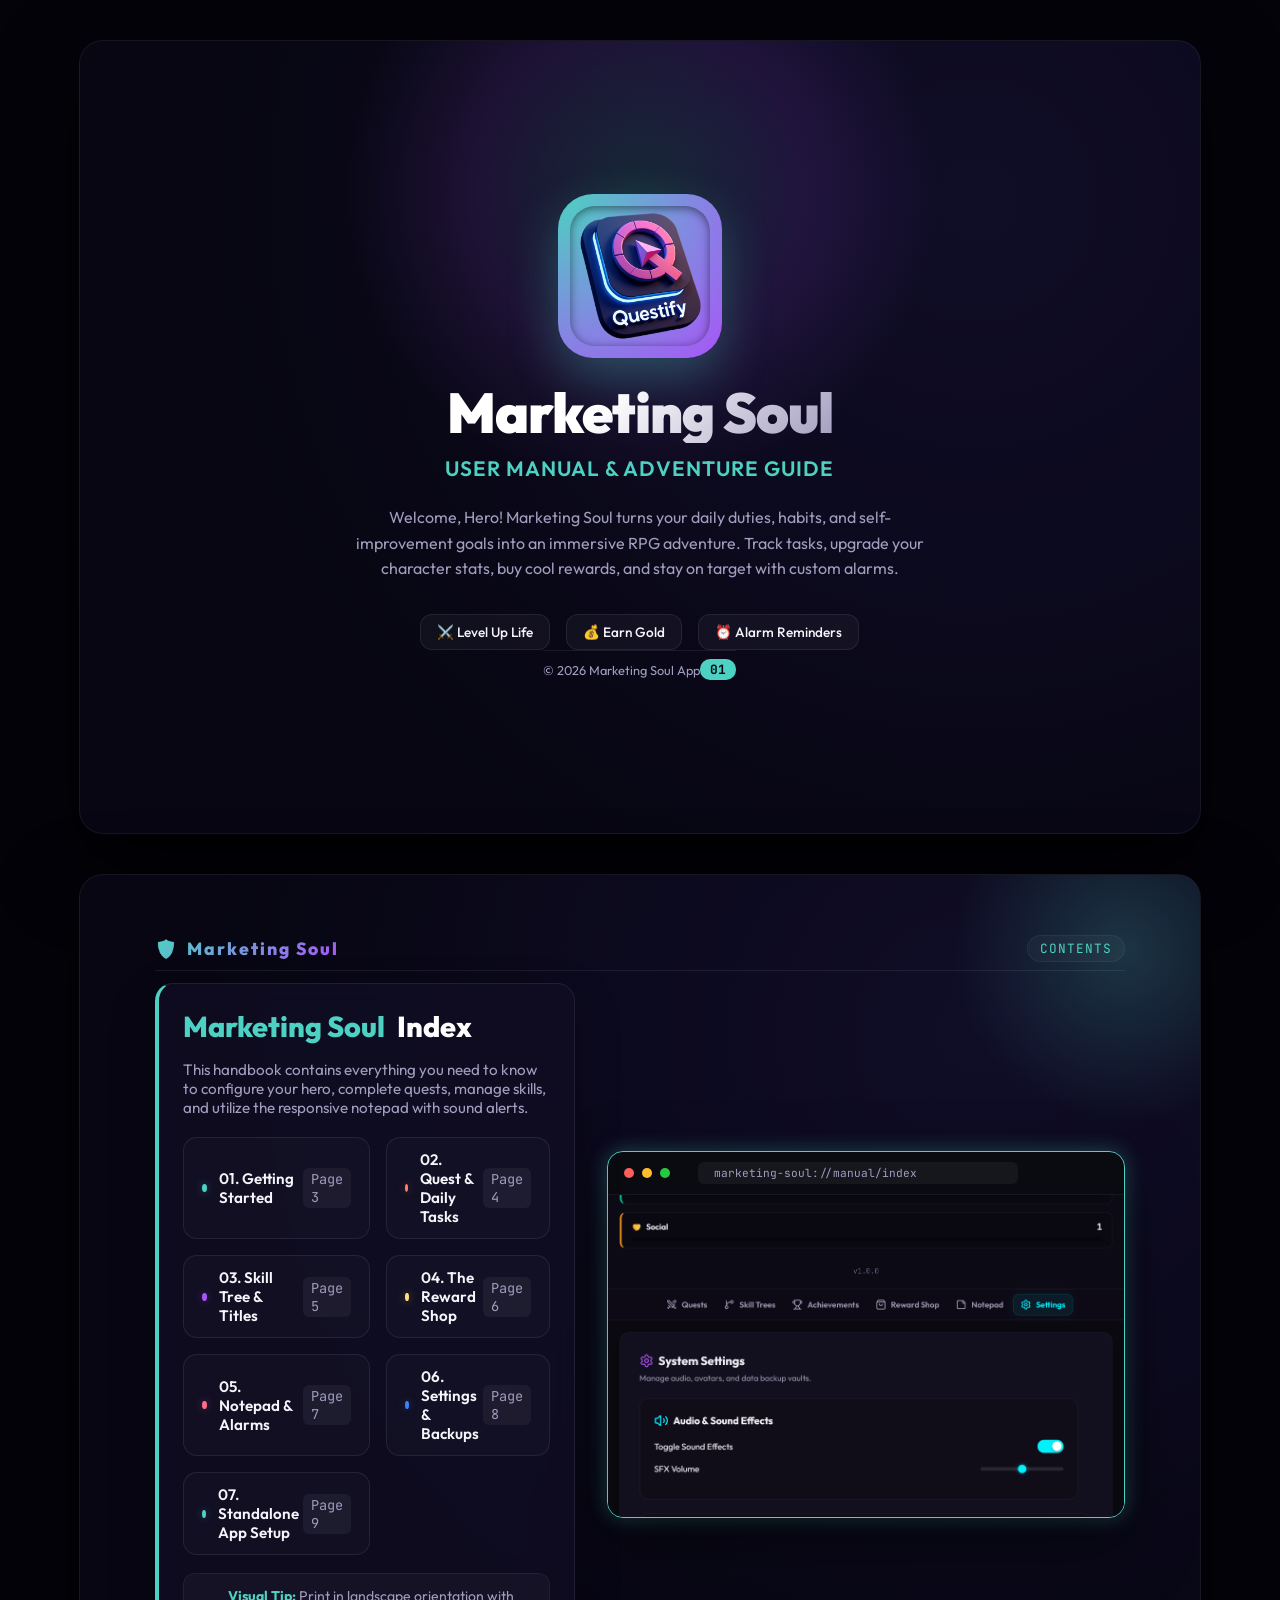
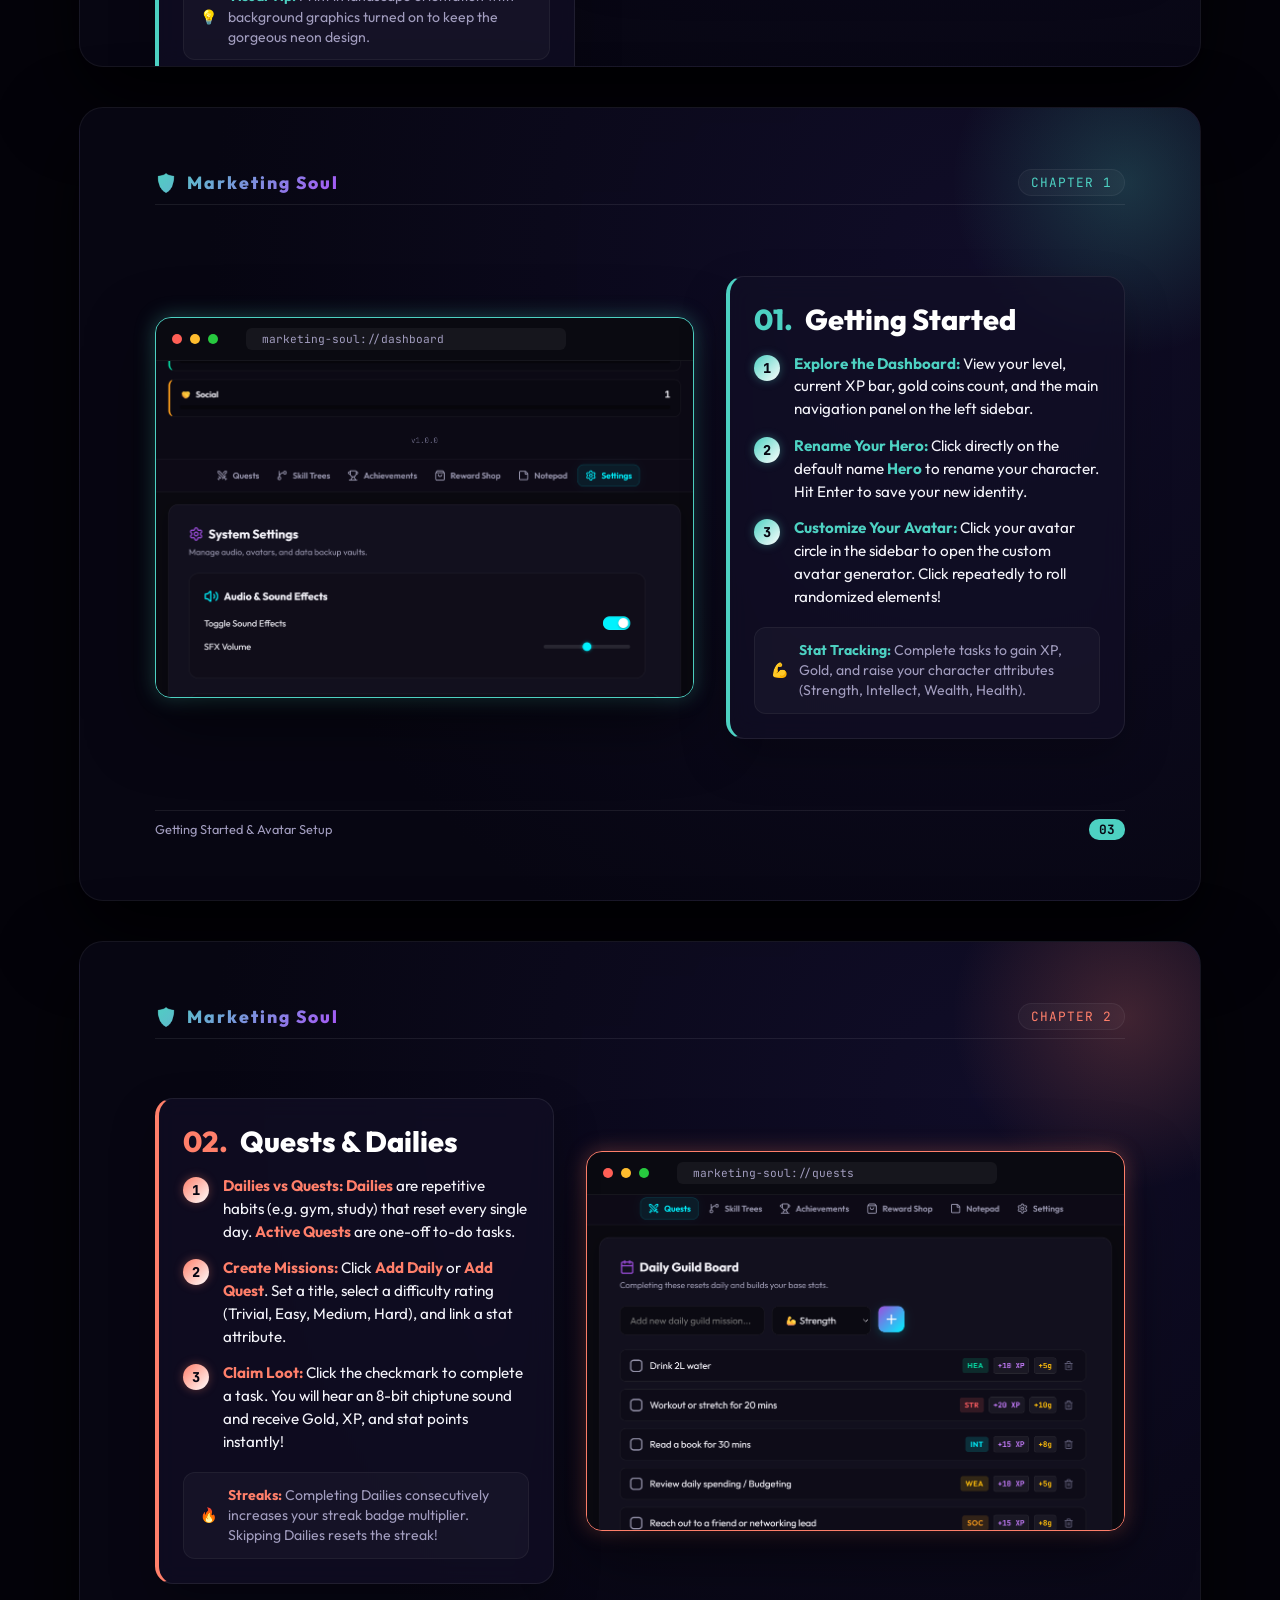
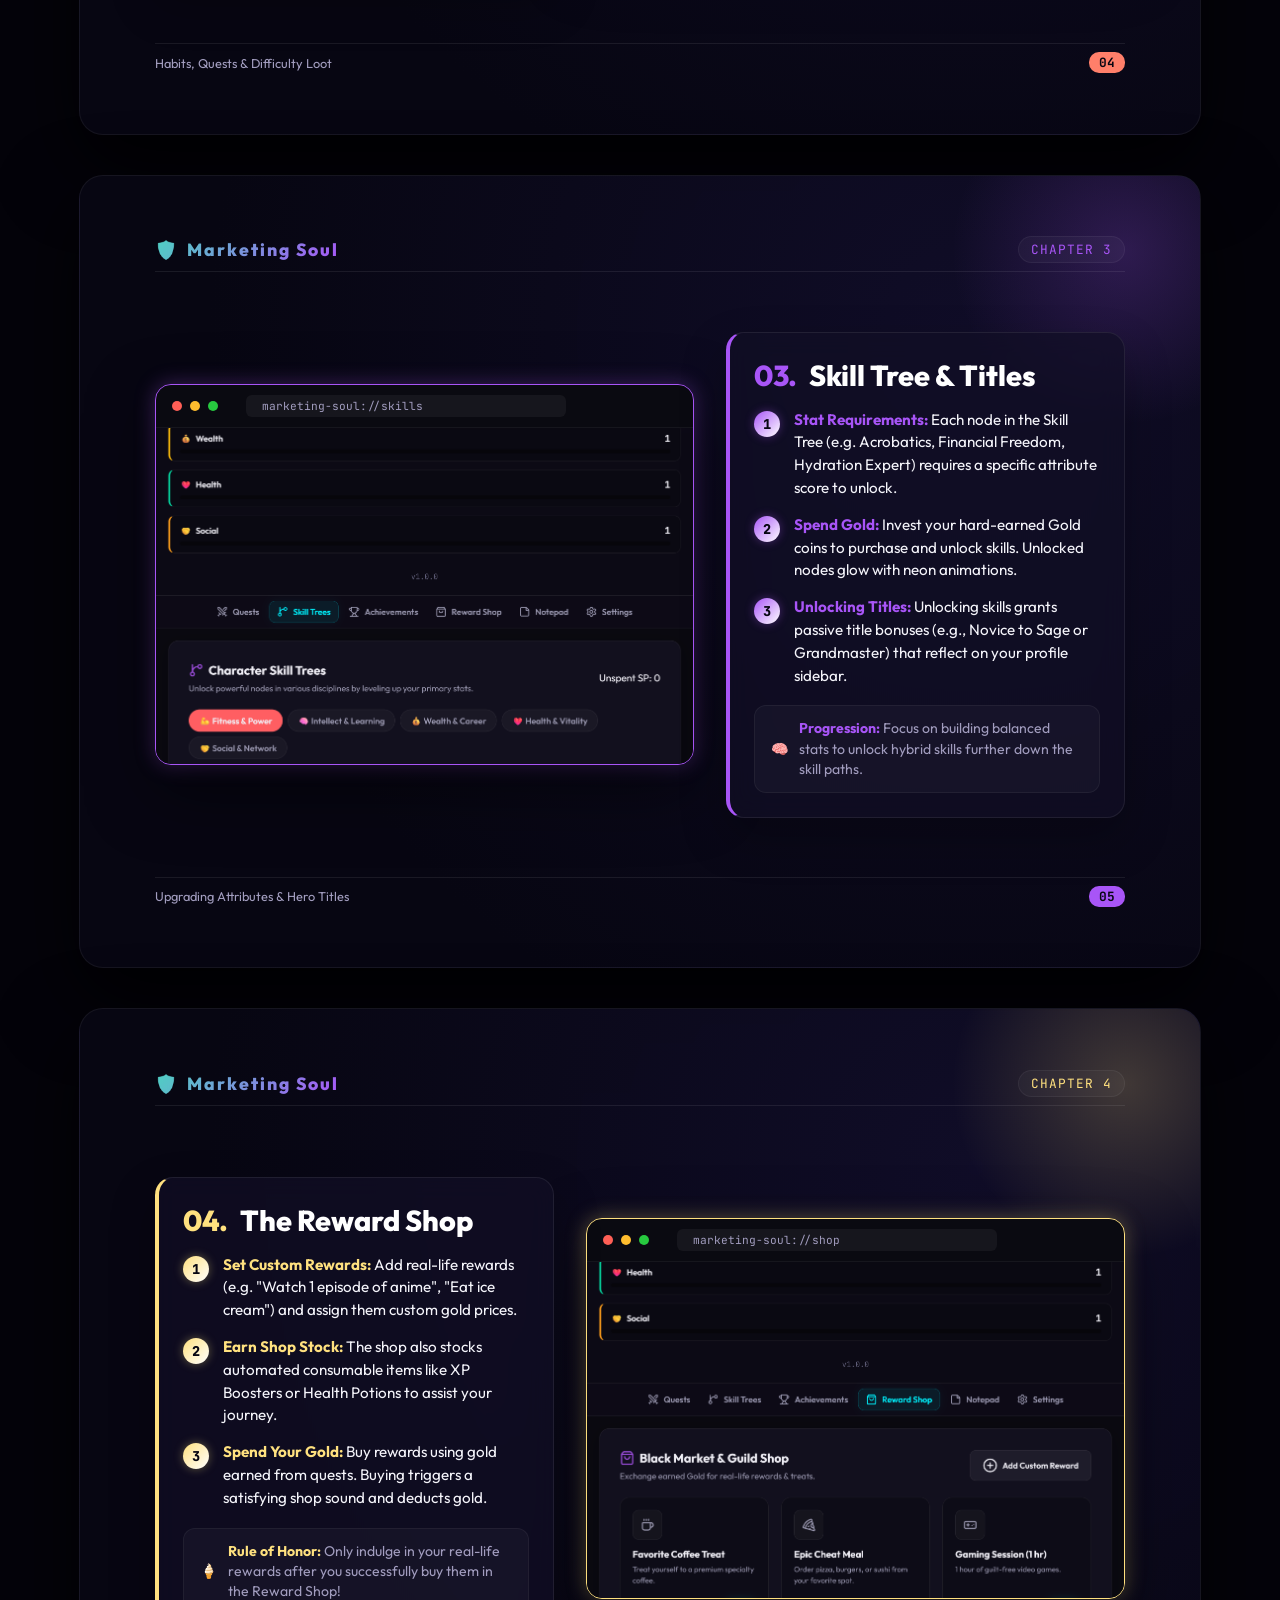
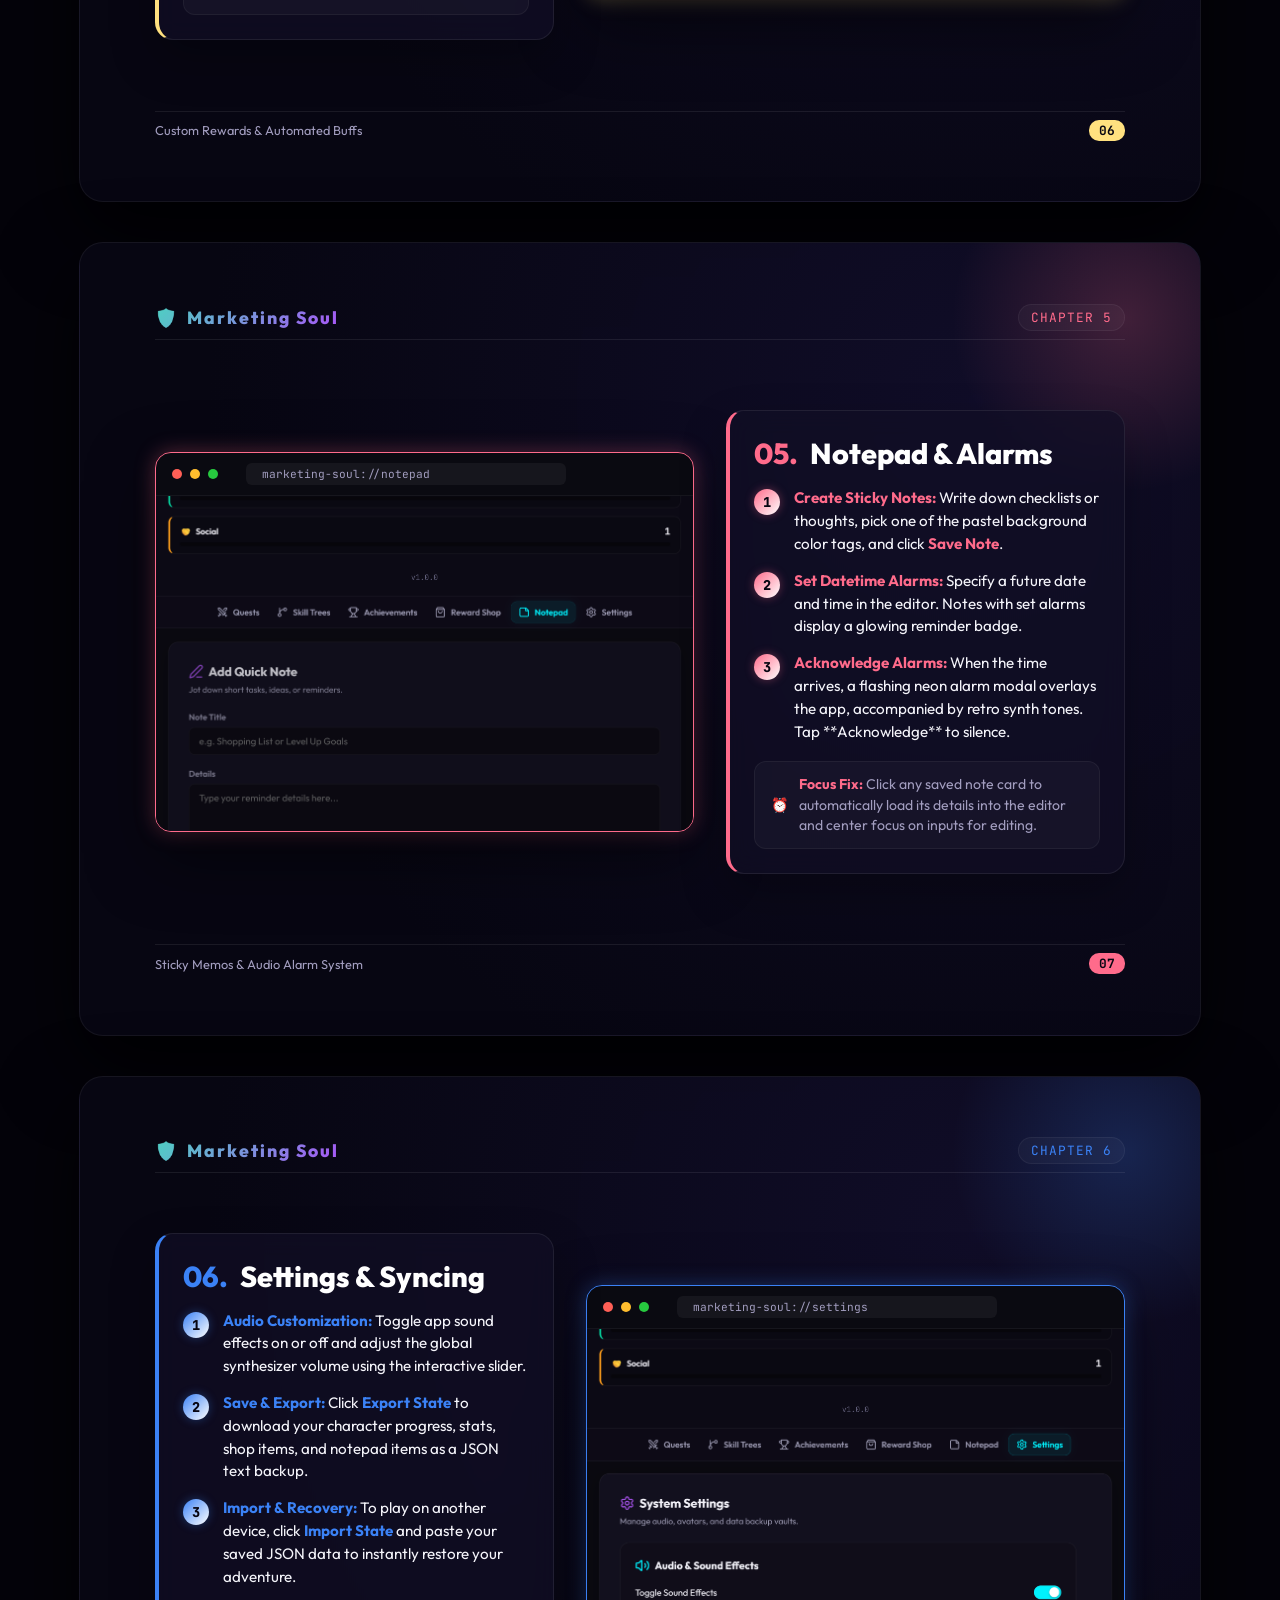
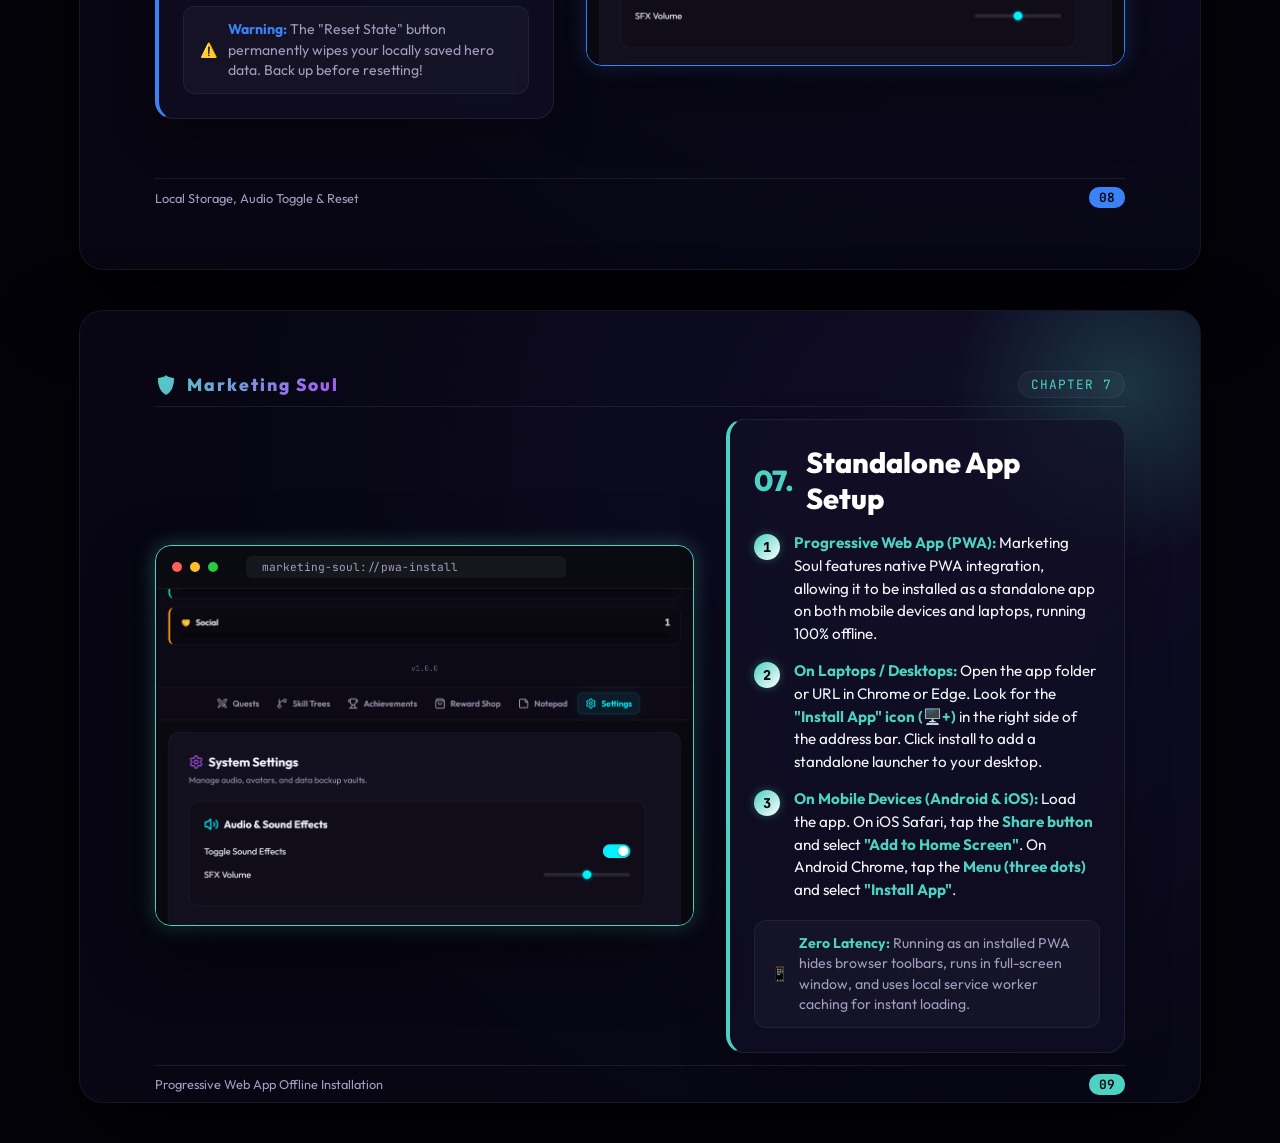
<file: user_manual.html>
<!DOCTYPE html>
<html lang="en">
<head>
    <meta charset="UTF-8">
    <meta name="viewport" content="width=device-width, initial-scale=1.0">
    <title>Marketing Soul User Manual - Level Up Your Life</title>
    <!-- Google Fonts -->
    <link href="https://fonts.googleapis.com/css2?family=Outfit:wght@300;400;500;600;700;800;900&family=JetBrains+Mono:wght@400;500;700&display=swap" rel="stylesheet">
    <style>
        :root {
            color-scheme: dark;
            --bg-dark: #070612;
            --surface-glass: rgba(18, 15, 38, 0.7);
            --border-glass: rgba(255, 255, 255, 0.08);
            --text-primary: #f4f4fa;
            --text-secondary: #a29dbf;
            
            /* Theme Colors */
            --teal: #4dd1c2;
            --teal-glow: rgba(77, 209, 194, 0.35);
            --coral: #ff7f6a;
            --coral-glow: rgba(255, 127, 106, 0.35);
            --violet: #a855f7;
            --violet-glow: rgba(168, 85, 247, 0.35);
            --gold: #ffe17f;
            --gold-glow: rgba(255, 225, 127, 0.35);
            --pink: #ff6b8b;
            --pink-glow: rgba(255, 107, 139, 0.35);
            --blue: #3b82f6;
            --blue-glow: rgba(59, 130, 246, 0.35);
            
            --shadow-premium: 0 25px 65px rgba(0, 0, 0, 0.5);
        }

        * {
            box-sizing: border-box;
            -webkit-print-color-adjust: exact;
            print-color-adjust: exact;
        }

        @page {
            size: A4 landscape;
            margin: 0;
        }

        body {
            margin: 0;
            padding: 0;
            font-family: 'Outfit', sans-serif;
            background-color: var(--bg-dark);
            color: var(--text-primary);
            overflow-x: hidden;
        }

        /* Landscape A4 pages */
        .page {
            width: 297mm;
            height: 210mm;
            padding: 16mm 20mm;
            position: relative;
            box-sizing: border-box;
            page-break-after: always;
            display: flex;
            flex-direction: column;
            justify-content: space-between;
            background: radial-gradient(circle at 80% 20%, rgba(20, 16, 48, 0.8) 0%, var(--bg-dark) 70%);
            border-bottom: 1px dashed rgba(255, 255, 255, 0.03);
            overflow: hidden;
        }

        /* Ambient glowing background circles for visual depth */
        .page::before {
            content: '';
            position: absolute;
            width: 350px;
            height: 350px;
            background: radial-gradient(circle, var(--theme-glow, var(--teal-glow)) 0%, transparent 70%);
            top: -100px;
            right: -100px;
            z-index: 0;
            opacity: 0.6;
            pointer-events: none;
        }

        .page-header {
            display: flex;
            justify-content: space-between;
            align-items: center;
            border-bottom: 1px solid var(--border-glass);
            padding-bottom: 8px;
            z-index: 2;
        }

        .page-header .brand {
            font-weight: 800;
            font-size: 1.1rem;
            letter-spacing: 2px;
            background: linear-gradient(135deg, var(--teal), #a855f7);
            -webkit-background-clip: text;
            -webkit-text-fill-color: transparent;
            display: flex;
            align-items: center;
            gap: 8px;
        }

        .page-header .brand::before {
            content: '🛡️';
        }

        .page-header .chapter-tag {
            font-family: 'JetBrains Mono', monospace;
            font-size: 0.8rem;
            text-transform: uppercase;
            letter-spacing: 1px;
            color: var(--theme-color, var(--teal));
            background: rgba(255, 255, 255, 0.03);
            padding: 4px 12px;
            border-radius: 20px;
            border: 1px solid rgba(255, 255, 255, 0.05);
        }

        .page-content {
            flex-grow: 1;
            display: grid;
            grid-template-columns: 1.15fr 0.85fr;
            gap: 32px;
            align-items: center;
            margin: 12px 0;
            z-index: 2;
        }

        /* Alternating layout for premium book feel */
        .page.alternate .page-content {
            grid-template-columns: 0.85fr 1.15fr;
        }
        .page.alternate .page-content .media-side {
            order: 2;
        }
        .page.alternate .page-content .text-side {
            order: 1;
        }

        .page-footer {
            display: flex;
            justify-content: space-between;
            align-items: center;
            font-size: 0.8rem;
            color: var(--text-secondary);
            border-top: 1px solid var(--border-glass);
            padding-top: 8px;
            z-index: 2;
        }

        .page-footer .page-number {
            font-weight: 700;
            background: var(--theme-color, var(--teal));
            color: var(--bg-dark);
            padding: 2px 10px;
            border-radius: 10px;
            font-family: 'JetBrains Mono', monospace;
        }

        /* Cover Page Styling */
        .cover-page {
            justify-content: center;
            align-items: center;
            text-align: center;
            padding: 30mm 20mm;
        }

        .cover-page::before {
            width: 600px;
            height: 600px;
            top: -150px;
            left: 50%;
            transform: translateX(-50%);
            background: radial-gradient(circle, rgba(77, 209, 194, 0.25) 0%, rgba(168, 85, 247, 0.2) 40%, transparent 70%);
        }

        .cover-container {
            max-width: 780px;
            display: flex;
            flex-direction: column;
            align-items: center;
            z-index: 2;
        }

        .logo-frame {
            padding: 12px;
            border-radius: 35px;
            background: radial-gradient(circle at top left, var(--teal), #a855f7);
            box-shadow: 0 20px 50px rgba(77, 209, 194, 0.3);
            margin-bottom: 24px;
            animation: pulse-glow 3s infinite alternate;
        }

        .logo-frame img {
            width: 140px;
            height: 140px;
            border-radius: 25px;
            display: block;
            box-shadow: inset 0 2px 10px rgba(0,0,0,0.5);
        }

        .cover-title {
            font-size: 3.5rem;
            font-weight: 900;
            margin: 0;
            letter-spacing: -1px;
            line-height: 1.1;
            background: linear-gradient(135deg, #fff 40%, var(--text-secondary));
            -webkit-background-clip: text;
            -webkit-text-fill-color: transparent;
        }

        .cover-subtitle {
            font-size: 1.3rem;
            color: var(--teal);
            margin: 12px 0 24px;
            font-weight: 600;
            letter-spacing: 1px;
            text-transform: uppercase;
        }

        .cover-desc {
            font-size: 1rem;
            color: var(--text-secondary);
            max-width: 580px;
            line-height: 1.6;
            margin: 0 auto;
        }

        .cover-badges {
            display: flex;
            gap: 16px;
            margin-top: 32px;
        }

        .badge {
            background: rgba(255, 255, 255, 0.04);
            border: 1px solid var(--border-glass);
            padding: 8px 16px;
            border-radius: 12px;
            font-size: 0.85rem;
            display: flex;
            align-items: center;
            gap: 8px;
            font-weight: 500;
        }

        /* Mock Web Browser / Device Screenshot Frame */
        .window-frame {
            background: #11101d;
            border-radius: 16px;
            border: 1px solid var(--theme-color, var(--teal));
            box-shadow: var(--shadow-premium), 0 0 20px var(--theme-glow, var(--teal-glow));
            overflow: hidden;
            width: 100%;
            display: flex;
            flex-direction: column;
            transition: all 0.3s ease;
        }

        .window-header {
            background: rgba(0, 0, 0, 0.4);
            padding: 10px 16px;
            display: flex;
            align-items: center;
            border-bottom: 1px solid rgba(255, 255, 255, 0.05);
            gap: 8px;
        }

        .window-dot {
            width: 10px;
            height: 10px;
            border-radius: 50%;
        }
        .dot-red { background-color: #ff5f56; }
        .dot-yellow { background-color: #ffbd2e; }
        .dot-green { background-color: #27c93f; }

        .window-address {
            background: rgba(255, 255, 255, 0.05);
            border-radius: 6px;
            font-family: 'JetBrains Mono', monospace;
            font-size: 0.7rem;
            color: var(--text-secondary);
            padding: 4px 16px;
            flex-grow: 1;
            margin-left: 20px;
            max-width: 320px;
            text-overflow: ellipsis;
            white-space: nowrap;
            overflow: hidden;
        }

        .window-body {
            position: relative;
            background: #0d0c16;
            aspect-ratio: 16 / 10;
            overflow: hidden;
            display: flex;
            align-items: center;
            justify-content: center;
        }

        .window-body img {
            width: 100%;
            height: 100%;
            object-fit: cover;
            display: block;
        }

        /* Glassmorphism Text Cards */
        .guide-card {
            background: var(--surface-glass);
            border: 1px solid var(--border-glass);
            border-left: 4px solid var(--theme-color, var(--teal));
            border-radius: 18px;
            padding: 24px;
            box-shadow: 0 20px 45px rgba(0, 0, 0, 0.25);
            backdrop-filter: blur(12px);
            -webkit-backdrop-filter: blur(12px);
        }

        .guide-card h2 {
            margin: 0 0 16px;
            font-size: 1.8rem;
            font-weight: 800;
            color: #ffffff;
            display: flex;
            align-items: center;
            gap: 12px;
        }

        .guide-card h2 span {
            color: var(--theme-color, var(--teal));
        }

        .steps-container {
            display: flex;
            flex-direction: column;
            gap: 14px;
        }

        .step-row {
            display: flex;
            gap: 14px;
            align-items: flex-start;
        }

        .step-num {
            min-width: 26px;
            height: 26px;
            border-radius: 50%;
            background: linear-gradient(135deg, var(--theme-color, var(--teal)), #ffffff);
            color: var(--bg-dark);
            font-weight: 800;
            font-size: 0.85rem;
            display: flex;
            align-items: center;
            justify-content: center;
            box-shadow: 0 0 10px var(--theme-glow, var(--teal-glow));
            margin-top: 2px;
            font-family: 'JetBrains Mono', monospace;
        }

        .step-text {
            color: var(--text-primary);
            font-size: 0.95rem;
            line-height: 1.5;
            margin: 0;
        }

        .step-text strong {
            color: var(--theme-color, var(--teal));
        }

        .callout-box {
            margin-top: 18px;
            padding: 12px 16px;
            border-radius: 12px;
            background: rgba(255, 255, 255, 0.03);
            border: 1px solid rgba(255, 255, 255, 0.05);
            font-size: 0.88rem;
            line-height: 1.45;
            color: var(--text-secondary);
            display: flex;
            align-items: center;
            gap: 10px;
        }

        .callout-box strong {
            color: var(--theme-color, var(--teal));
        }

        /* Table of Contents specific styling */
        .toc-grid {
            display: grid;
            grid-template-columns: 1fr 1fr;
            gap: 16px;
        }

        .toc-item {
            background: rgba(255, 255, 255, 0.02);
            border: 1px solid var(--border-glass);
            border-radius: 14px;
            padding: 12px 18px;
            display: flex;
            align-items: center;
            justify-content: space-between;
            transition: all 0.2s ease;
            text-decoration: none;
            color: inherit;
        }

        .toc-item:hover {
            background: rgba(255, 255, 255, 0.05);
            border-color: var(--theme-color, var(--teal));
            transform: translateY(-2px);
        }

        .toc-info {
            display: flex;
            align-items: center;
            gap: 12px;
        }

        .toc-dot {
            width: 8px;
            height: 8px;
            border-radius: 50%;
            background-color: var(--theme-color, var(--teal));
            box-shadow: 0 0 8px var(--theme-glow, var(--teal-glow));
        }

        .toc-title {
            font-weight: 600;
            font-size: 0.95rem;
        }

        .toc-page {
            font-family: 'JetBrains Mono', monospace;
            font-size: 0.85rem;
            color: var(--text-secondary);
            background: rgba(255, 255, 255, 0.05);
            padding: 2px 8px;
            border-radius: 6px;
        }

        /* Animations */
        @keyframes pulse-glow {
            from {
                box-shadow: 0 10px 30px rgba(77, 209, 194, 0.2);
            }
            to {
                box-shadow: 0 20px 50px rgba(77, 209, 194, 0.4);
            }
        }

        /* Themes setup */
        .theme-teal {
            --theme-color: var(--teal);
            --theme-glow: var(--teal-glow);
        }
        .theme-coral {
            --theme-color: var(--coral);
            --theme-glow: var(--coral-glow);
        }
        .theme-violet {
            --theme-color: var(--violet);
            --theme-glow: var(--violet-glow);
        }
        .theme-gold {
            --theme-color: var(--gold);
            --theme-glow: var(--gold-glow);
        }
        .theme-pink {
            --theme-color: var(--pink);
            --theme-glow: var(--pink-glow);
        }
        .theme-blue {
            --theme-color: var(--blue);
            --theme-glow: var(--blue-glow);
        }

        /* Responsive styling for on-screen view */
        @media screen {
            body {
                background: #04030a;
                padding: 40px 0;
                display: flex;
                flex-direction: column;
                align-items: center;
                gap: 40px;
            }
            .page {
                box-shadow: 0 30px 80px rgba(0,0,0,0.8);
                border-radius: 24px;
                border: 1px solid rgba(255,255,255,0.06);
            }
        }

        @media print {
            body {
                background: var(--bg-dark);
            }
            .page {
                border-bottom: none;
            }
        }
    </style>
</head>
<body>

    <!-- PAGE 1: COVER PAGE -->
    <div class="page cover-page theme-teal">
        <div class="cover-container">
            <div class="logo-frame">
                <img src="img/logo.png" alt="Marketing Soul Logo">
            </div>
            <h1 class="cover-title">Marketing Soul</h1>
            <div class="cover-subtitle">User Manual &amp; Adventure Guide</div>
            <p class="cover-desc">
                Welcome, Hero! Marketing Soul turns your daily duties, habits, and self-improvement goals into an immersive RPG adventure. Track tasks, upgrade your character stats, buy cool rewards, and stay on target with custom alarms.
            </p>
            <div class="cover-badges">
                <div class="badge">⚔️ Level Up Life</div>
                <div class="badge">💰 Earn Gold</div>
                <div class="badge">⏰ Alarm Reminders</div>
            </div>
        </div>
        <div class="page-footer">
            <span>© 2026 Marketing Soul App</span>
            <span class="page-number">01</span>
        </div>
    </div>

    <!-- PAGE 2: TABLE OF CONTENTS -->
    <div class="page theme-teal alternate">
        <div class="page-header">
            <span class="brand">Marketing Soul</span>
            <span class="chapter-tag">Contents</span>
        </div>
        <div class="page-content">
            <div class="text-side">
                <div class="guide-card">
                    <h2><span>Marketing Soul</span> Index</h2>
                    <p style="margin: 0 0 20px; color: var(--text-secondary); font-size: 0.95rem;">
                        This handbook contains everything you need to know to configure your hero, complete quests, manage skills, and utilize the responsive notepad with sound alerts.
                    </p>
                    <div class="toc-grid">
                        <a href="#" class="toc-item theme-teal">
                            <div class="toc-info">
                                <div class="toc-dot"></div>
                                <span class="toc-title">01. Getting Started</span>
                            </div>
                            <span class="toc-page">Page 3</span>
                        </a>
                        <a href="#" class="toc-item theme-coral">
                            <div class="toc-info">
                                <div class="toc-dot"></div>
                                <span class="toc-title">02. Quest &amp; Daily Tasks</span>
                            </div>
                            <span class="toc-page">Page 4</span>
                        </a>
                        <a href="#" class="toc-item theme-violet">
                            <div class="toc-info">
                                <div class="toc-dot"></div>
                                <span class="toc-title">03. Skill Tree &amp; Titles</span>
                            </div>
                            <span class="toc-page">Page 5</span>
                        </a>
                        <a href="#" class="toc-item theme-gold">
                            <div class="toc-info">
                                <div class="toc-dot"></div>
                                <span class="toc-title">04. The Reward Shop</span>
                            </div>
                            <span class="toc-page">Page 6</span>
                        </a>
                        <a href="#" class="toc-item theme-pink">
                            <div class="toc-info">
                                <div class="toc-dot"></div>
                                <span class="toc-title">05. Notepad &amp; Alarms</span>
                            </div>
                            <span class="toc-page">Page 7</span>
                        </a>
                        <a href="#" class="toc-item theme-blue">
                            <div class="toc-info">
                                <div class="toc-dot"></div>
                                <span class="toc-title">06. Settings &amp; Backups</span>
                            </div>
                            <span class="toc-page">Page 8</span>
                        </a>
                        <a href="#" class="toc-item theme-teal">
                            <div class="toc-info">
                                <div class="toc-dot"></div>
                                <span class="toc-title">07. Standalone App Setup</span>
                            </div>
                            <span class="toc-page">Page 9</span>
                        </a>
                    </div>
                    <div class="callout-box">
                        💡 <span><strong>Visual Tip:</strong> Print in landscape orientation with background graphics turned on to keep the gorgeous neon design.</span>
                    </div>
                </div>
            </div>
            <div class="media-side">
                <div class="window-frame">
                    <div class="window-header">
                        <div class="window-dot dot-red"></div>
                        <div class="window-dot dot-yellow"></div>
                        <div class="window-dot dot-green"></div>
                        <div class="window-address">marketing-soul://manual/index</div>
                    </div>
                    <div class="window-body">
                        <img src="screenshot-dashboard.png" alt="Marketing Soul Dashboard Overview">
                    </div>
                </div>
            </div>
        </div>
        <div class="page-footer">
            <span>Table of Contents</span>
            <span class="page-number">02</span>
        </div>
    </div>

    <!-- PAGE 3: GETTING STARTED -->
    <div class="page theme-teal">
        <div class="page-header">
            <span class="brand">Marketing Soul</span>
            <span class="chapter-tag">Chapter 1</span>
        </div>
        <div class="page-content">
            <div class="media-side">
                <div class="window-frame">
                    <div class="window-header">
                        <div class="window-dot dot-red"></div>
                        <div class="window-dot dot-yellow"></div>
                        <div class="window-dot dot-green"></div>
                        <div class="window-address">marketing-soul://dashboard</div>
                    </div>
                    <div class="window-body">
                        <img src="screenshot-dashboard.png" alt="Getting Started Dashboard">
                    </div>
                </div>
            </div>
            <div class="text-side">
                <div class="guide-card">
                    <h2><span>01.</span> Getting Started</h2>
                    <div class="steps-container">
                        <div class="step-row">
                            <div class="step-num">1</div>
                            <p class="step-text"><strong>Explore the Dashboard:</strong> View your level, current XP bar, gold coins count, and the main navigation panel on the left sidebar.</p>
                        </div>
                        <div class="step-row">
                            <div class="step-num">2</div>
                            <p class="step-text"><strong>Rename Your Hero:</strong> Click directly on the default name <strong>Hero</strong> to rename your character. Hit Enter to save your new identity.</p>
                        </div>
                        <div class="step-row">
                            <div class="step-num">3</div>
                            <p class="step-text"><strong>Customize Your Avatar:</strong> Click your avatar circle in the sidebar to open the custom avatar generator. Click repeatedly to roll randomized elements!</p>
                        </div>
                    </div>
                    <div class="callout-box">
                        💪 <span><strong>Stat Tracking:</strong> Complete tasks to gain XP, Gold, and raise your character attributes (Strength, Intellect, Wealth, Health).</span>
                    </div>
                </div>
            </div>
        </div>
        <div class="page-footer">
            <span>Getting Started &amp; Avatar Setup</span>
            <span class="page-number">03</span>
        </div>
    </div>

    <!-- PAGE 4: QUESTS & DAILY MISSIONS -->
    <div class="page theme-coral alternate">
        <div class="page-header">
            <span class="brand">Marketing Soul</span>
            <span class="chapter-tag">Chapter 2</span>
        </div>
        <div class="page-content">
            <div class="text-side">
                <div class="guide-card">
                    <h2><span>02.</span> Quests &amp; Dailies</h2>
                    <div class="steps-container">
                        <div class="step-row">
                            <div class="step-num">1</div>
                            <p class="step-text"><strong>Dailies vs Quests:</strong> <strong>Dailies</strong> are repetitive habits (e.g. gym, study) that reset every single day. <strong>Active Quests</strong> are one-off to-do tasks.</p>
                        </div>
                        <div class="step-row">
                            <div class="step-num">2</div>
                            <p class="step-text"><strong>Create Missions:</strong> Click <strong>Add Daily</strong> or <strong>Add Quest</strong>. Set a title, select a difficulty rating (Trivial, Easy, Medium, Hard), and link a stat attribute.</p>
                        </div>
                        <div class="step-row">
                            <div class="step-num">3</div>
                            <p class="step-text"><strong>Claim Loot:</strong> Click the checkmark to complete a task. You will hear an 8-bit chiptune sound and receive Gold, XP, and stat points instantly!</p>
                        </div>
                    </div>
                    <div class="callout-box">
                        🔥 <span><strong>Streaks:</strong> Completing Dailies consecutively increases your streak badge multiplier. Skipping Dailies resets the streak!</span>
                    </div>
                </div>
            </div>
            <div class="media-side">
                <div class="window-frame">
                    <div class="window-header">
                        <div class="window-dot dot-red"></div>
                        <div class="window-dot dot-yellow"></div>
                        <div class="window-dot dot-green"></div>
                        <div class="window-address">marketing-soul://quests</div>
                    </div>
                    <div class="window-body">
                        <img src="screenshot-quests.png" alt="Quest Board Screenshot">
                    </div>
                </div>
            </div>
        </div>
        <div class="page-footer">
            <span>Habits, Quests &amp; Difficulty Loot</span>
            <span class="page-number">04</span>
        </div>
    </div>

    <!-- PAGE 5: SKILLS TREE -->
    <div class="page theme-violet">
        <div class="page-header">
            <span class="brand">Marketing Soul</span>
            <span class="chapter-tag">Chapter 3</span>
        </div>
        <div class="page-content">
            <div class="media-side">
                <div class="window-frame">
                    <div class="window-header">
                        <div class="window-dot dot-red"></div>
                        <div class="window-dot dot-yellow"></div>
                        <div class="window-dot dot-green"></div>
                        <div class="window-address">marketing-soul://skills</div>
                    </div>
                    <div class="window-body">
                        <img src="screenshot-skills.png" alt="Skills Tree Screenshot">
                    </div>
                </div>
            </div>
            <div class="text-side">
                <div class="guide-card">
                    <h2><span>03.</span> Skill Tree &amp; Titles</h2>
                    <div class="steps-container">
                        <div class="step-row">
                            <div class="step-num">1</div>
                            <p class="step-text"><strong>Stat Requirements:</strong> Each node in the Skill Tree (e.g. Acrobatics, Financial Freedom, Hydration Expert) requires a specific attribute score to unlock.</p>
                        </div>
                        <div class="step-row">
                            <div class="step-num">2</div>
                            <p class="step-text"><strong>Spend Gold:</strong> Invest your hard-earned Gold coins to purchase and unlock skills. Unlocked nodes glow with neon animations.</p>
                        </div>
                        <div class="step-row">
                            <div class="step-num">3</div>
                            <p class="step-text"><strong>Unlocking Titles:</strong> Unlocking skills grants passive title bonuses (e.g., Novice to Sage or Grandmaster) that reflect on your profile sidebar.</p>
                        </div>
                    </div>
                    <div class="callout-box">
                        🧠 <span><strong>Progression:</strong> Focus on building balanced stats to unlock hybrid skills further down the skill paths.</span>
                    </div>
                </div>
            </div>
        </div>
        <div class="page-footer">
            <span>Upgrading Attributes &amp; Hero Titles</span>
            <span class="page-number">05</span>
        </div>
    </div>

    <!-- PAGE 6: REWARD SHOP -->
    <div class="page theme-gold alternate">
        <div class="page-header">
            <span class="brand">Marketing Soul</span>
            <span class="chapter-tag">Chapter 4</span>
        </div>
        <div class="page-content">
            <div class="text-side">
                <div class="guide-card">
                    <h2><span>04.</span> The Reward Shop</h2>
                    <div class="steps-container">
                        <div class="step-row">
                            <div class="step-num">1</div>
                            <p class="step-text"><strong>Set Custom Rewards:</strong> Add real-life rewards (e.g. "Watch 1 episode of anime", "Eat ice cream") and assign them custom gold prices.</p>
                        </div>
                        <div class="step-row">
                            <div class="step-num">2</div>
                            <p class="step-text"><strong>Earn Shop Stock:</strong> The shop also stocks automated consumable items like XP Boosters or Health Potions to assist your journey.</p>
                        </div>
                        <div class="step-row">
                            <div class="step-num">3</div>
                            <p class="step-text"><strong>Spend Your Gold:</strong> Buy rewards using gold earned from quests. Buying triggers a satisfying shop sound and deducts gold.</p>
                        </div>
                    </div>
                    <div class="callout-box">
                        🍦 <span><strong>Rule of Honor:</strong> Only indulge in your real-life rewards after you successfully buy them in the Reward Shop!</span>
                    </div>
                </div>
            </div>
            <div class="media-side">
                <div class="window-frame">
                    <div class="window-header">
                        <div class="window-dot dot-red"></div>
                        <div class="window-dot dot-yellow"></div>
                        <div class="window-dot dot-green"></div>
                        <div class="window-address">marketing-soul://shop</div>
                    </div>
                    <div class="window-body">
                        <img src="screenshot-shop.png" alt="Reward Shop Screenshot">
                    </div>
                </div>
            </div>
        </div>
        <div class="page-footer">
            <span>Custom Rewards &amp; Automated Buffs</span>
            <span class="page-number">06</span>
        </div>
    </div>

    <!-- PAGE 7: NOTEPAD & REMINDERS -->
    <div class="page theme-pink">
        <div class="page-header">
            <span class="brand">Marketing Soul</span>
            <span class="chapter-tag">Chapter 5</span>
        </div>
        <div class="page-content">
            <div class="media-side">
                <div class="window-frame">
                    <div class="window-header">
                        <div class="window-dot dot-red"></div>
                        <div class="window-dot dot-yellow"></div>
                        <div class="window-dot dot-green"></div>
                        <div class="window-address">marketing-soul://notepad</div>
                    </div>
                    <div class="window-body">
                        <img src="screenshot-notes.png" alt="Notepad &amp; Alarm System">
                    </div>
                </div>
            </div>
            <div class="text-side">
                <div class="guide-card">
                    <h2><span>05.</span> Notepad &amp; Alarms</h2>
                    <div class="steps-container">
                        <div class="step-row">
                            <div class="step-num">1</div>
                            <p class="step-text"><strong>Create Sticky Notes:</strong> Write down checklists or thoughts, pick one of the pastel background color tags, and click <strong>Save Note</strong>.</p>
                        </div>
                        <div class="step-row">
                            <div class="step-num">2</div>
                            <p class="step-text"><strong>Set Datetime Alarms:</strong> Specify a future date and time in the editor. Notes with set alarms display a glowing reminder badge.</p>
                        </div>
                        <div class="step-row">
                            <div class="step-num">3</div>
                            <p class="step-text"><strong>Acknowledge Alarms:</strong> When the time arrives, a flashing neon alarm modal overlays the app, accompanied by retro synth tones. Tap **Acknowledge** to silence.</p>
                        </div>
                    </div>
                    <div class="callout-box">
                        ⏰ <span><strong>Focus Fix:</strong> Click any saved note card to automatically load its details into the editor and center focus on inputs for editing.</span>
                    </div>
                </div>
            </div>
        </div>
        <div class="page-footer">
            <span>Sticky Memos &amp; Audio Alarm System</span>
            <span class="page-number">07</span>
        </div>
    </div>

    <!-- PAGE 8: SETTINGS & BACKUPS -->
    <div class="page theme-blue alternate">
        <div class="page-header">
            <span class="brand">Marketing Soul</span>
            <span class="chapter-tag">Chapter 6</span>
        </div>
        <div class="page-content">
            <div class="text-side">
                <div class="guide-card">
                    <h2><span>06.</span> Settings &amp; Syncing</h2>
                    <div class="steps-container">
                        <div class="step-row">
                            <div class="step-num">1</div>
                            <p class="step-text"><strong>Audio Customization:</strong> Toggle app sound effects on or off and adjust the global synthesizer volume using the interactive slider.</p>
                        </div>
                        <div class="step-row">
                            <div class="step-num">2</div>
                            <p class="step-text"><strong>Save &amp; Export:</strong> Click <strong>Export State</strong> to download your character progress, stats, shop items, and notepad items as a JSON text backup.</p>
                        </div>
                        <div class="step-row">
                            <div class="step-num">3</div>
                            <p class="step-text"><strong>Import &amp; Recovery:</strong> To play on another device, click <strong>Import State</strong> and paste your saved JSON data to instantly restore your adventure.</p>
                        </div>
                    </div>
                    <div class="callout-box">
                        ⚠️ <span><strong>Warning:</strong> The "Reset State" button permanently wipes your locally saved hero data. Back up before resetting!</span>
                    </div>
                </div>
            </div>
            <div class="media-side">
                <div class="window-frame">
                    <div class="window-header">
                        <div class="window-dot dot-red"></div>
                        <div class="window-dot dot-yellow"></div>
                        <div class="window-dot dot-green"></div>
                        <div class="window-address">marketing-soul://settings</div>
                    </div>
                    <div class="window-body">
                        <img src="screenshot-settings.png" alt="Settings Panel Screenshot">
                    </div>
                </div>
            </div>
        </div>
        <div class="page-footer">
            <span>Local Storage, Audio Toggle &amp; Reset</span>
            <span class="page-number">08</span>
        </div>
    </div>

    <!-- PAGE 9: STANDALONE APP INSTALLATION -->
    <div class="page theme-teal">
        <div class="page-header">
            <span class="brand">Marketing Soul</span>
            <span class="chapter-tag">Chapter 7</span>
        </div>
        <div class="page-content">
            <div class="media-side">
                <div class="window-frame">
                    <div class="window-header">
                        <div class="window-dot dot-red"></div>
                        <div class="window-dot dot-yellow"></div>
                        <div class="window-dot dot-green"></div>
                        <div class="window-address">marketing-soul://pwa-install</div>
                    </div>
                    <div class="window-body">
                        <img src="screenshot-dashboard.png" alt="PWA Standalone App">
                    </div>
                </div>
            </div>
            <div class="text-side">
                <div class="guide-card">
                    <h2><span>07.</span> Standalone App Setup</h2>
                    <div class="steps-container">
                        <div class="step-row">
                            <div class="step-num">1</div>
                            <p class="step-text"><strong>Progressive Web App (PWA):</strong> Marketing Soul features native PWA integration, allowing it to be installed as a standalone app on both mobile devices and laptops, running 100% offline.</p>
                        </div>
                        <div class="step-row">
                            <div class="step-num">2</div>
                            <p class="step-text"><strong>On Laptops / Desktops:</strong> Open the app folder or URL in Chrome or Edge. Look for the <strong>"Install App" icon (🖥️+)</strong> in the right side of the address bar. Click install to add a standalone launcher to your desktop.</p>
                        </div>
                        <div class="step-row">
                            <div class="step-num">3</div>
                            <p class="step-text"><strong>On Mobile Devices (Android &amp; iOS):</strong> Load the app. On iOS Safari, tap the <strong>Share button</strong> and select <strong>"Add to Home Screen"</strong>. On Android Chrome, tap the <strong>Menu (three dots)</strong> and select <strong>"Install App"</strong>.</p>
                        </div>
                    </div>
                    <div class="callout-box">
                        📱 <span><strong>Zero Latency:</strong> Running as an installed PWA hides browser toolbars, runs in full-screen window, and uses local service worker caching for instant loading.</span>
                    </div>
                </div>
            </div>
        </div>
        <div class="page-footer">
            <span>Progressive Web App Offline Installation</span>
            <span class="page-number">09</span>
        </div>
    </div>

</body>
</html>
</file>
